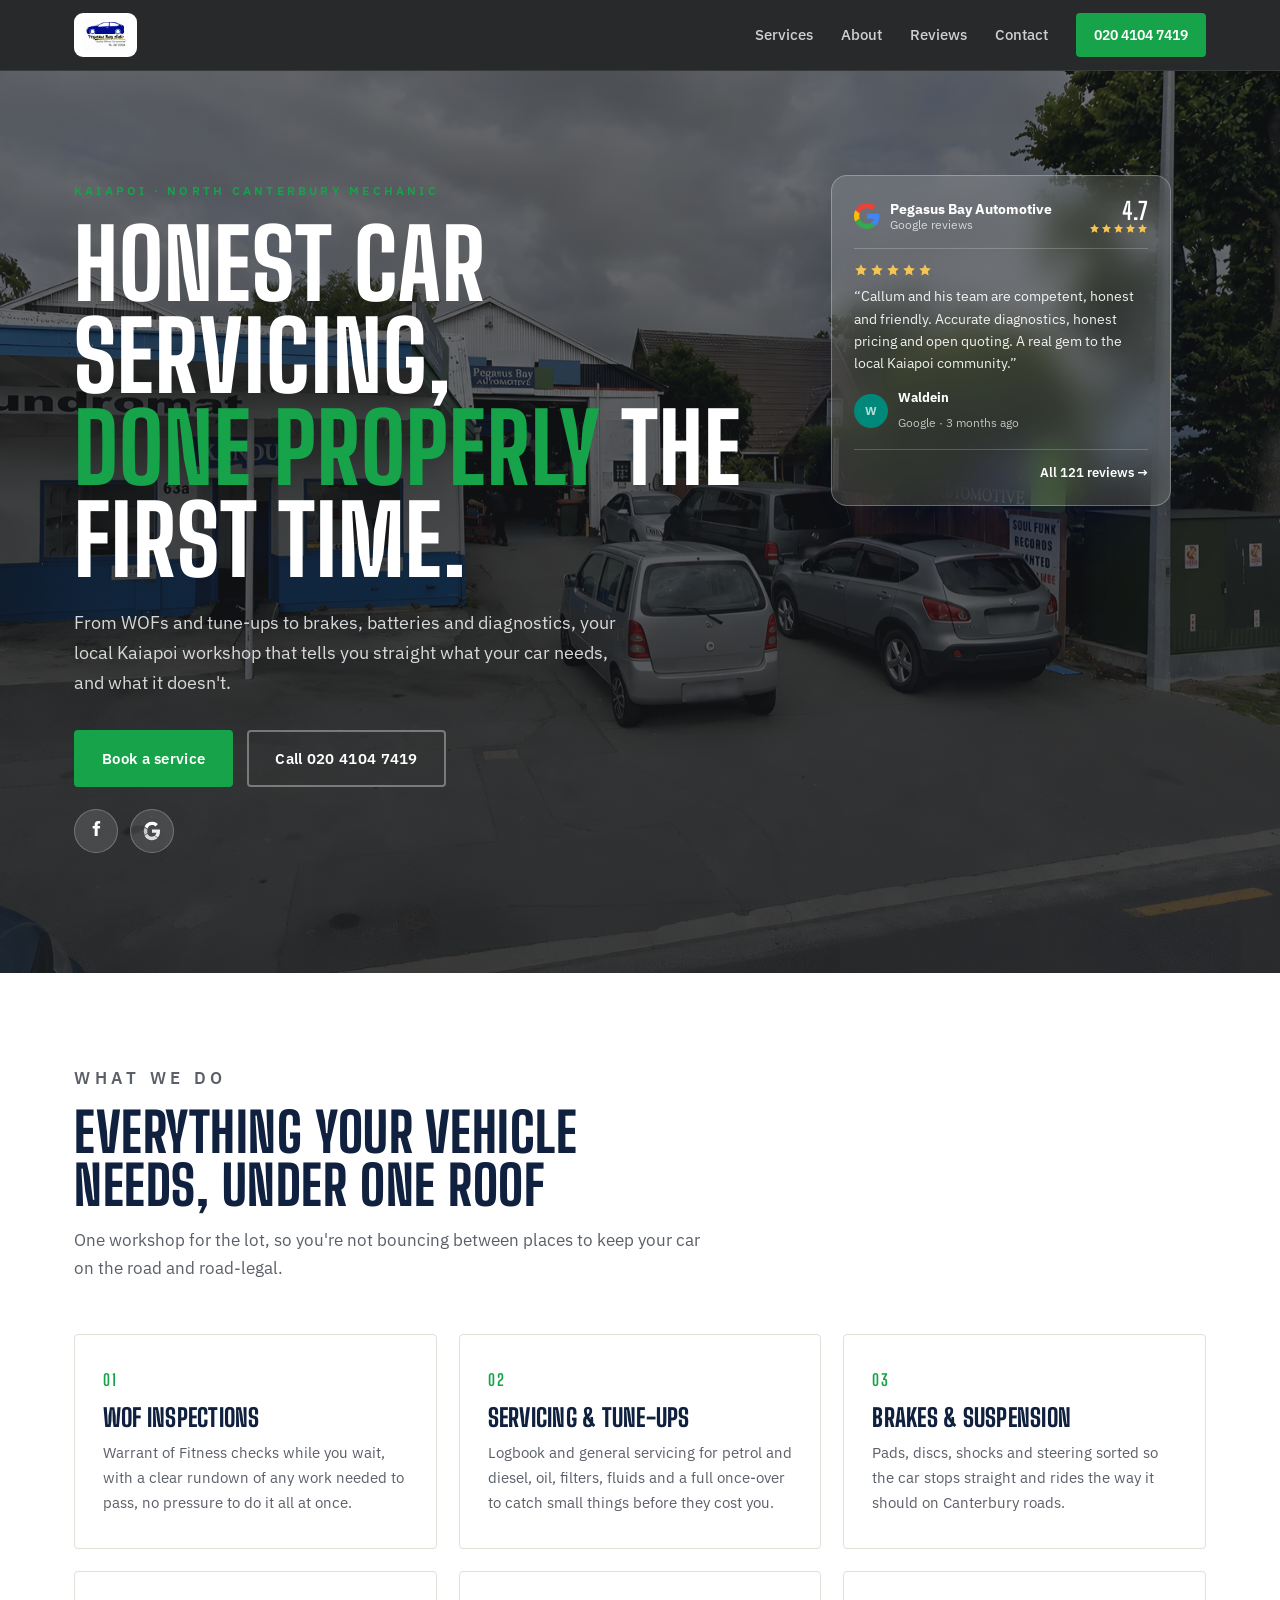
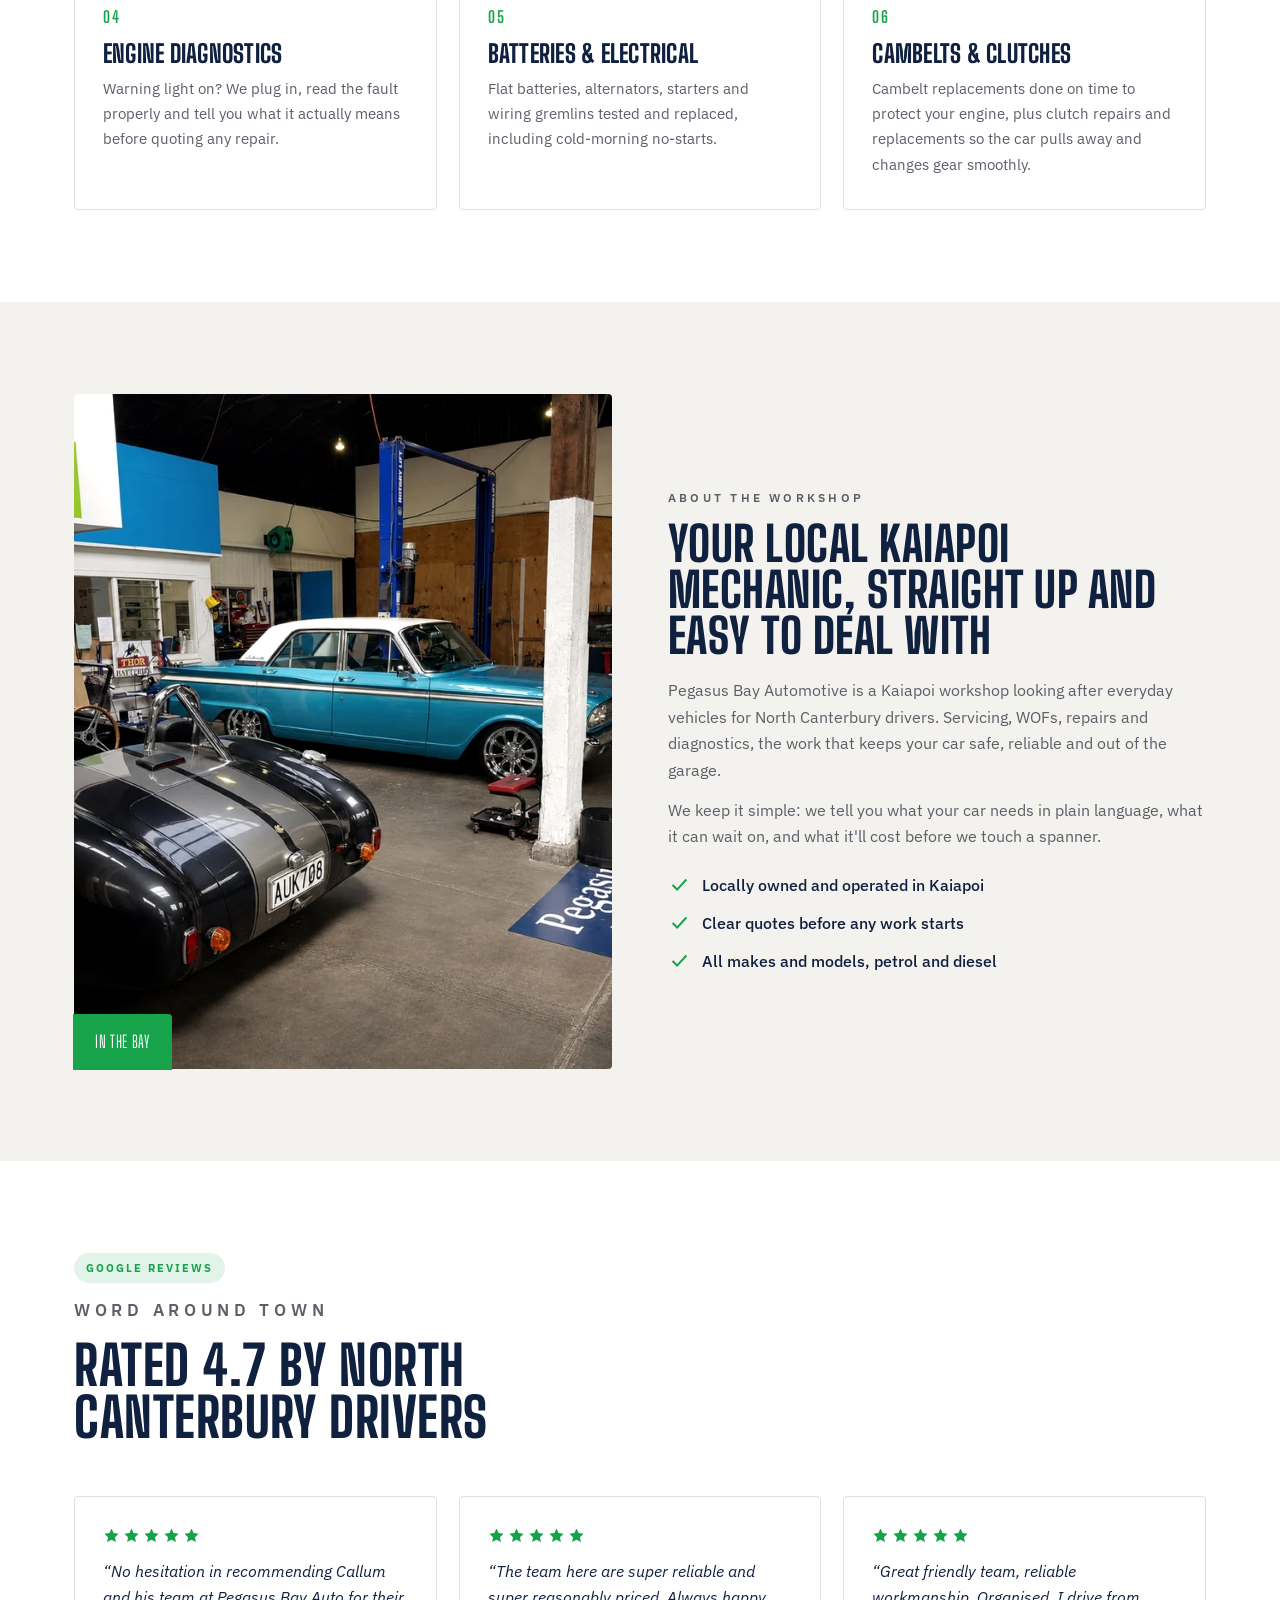
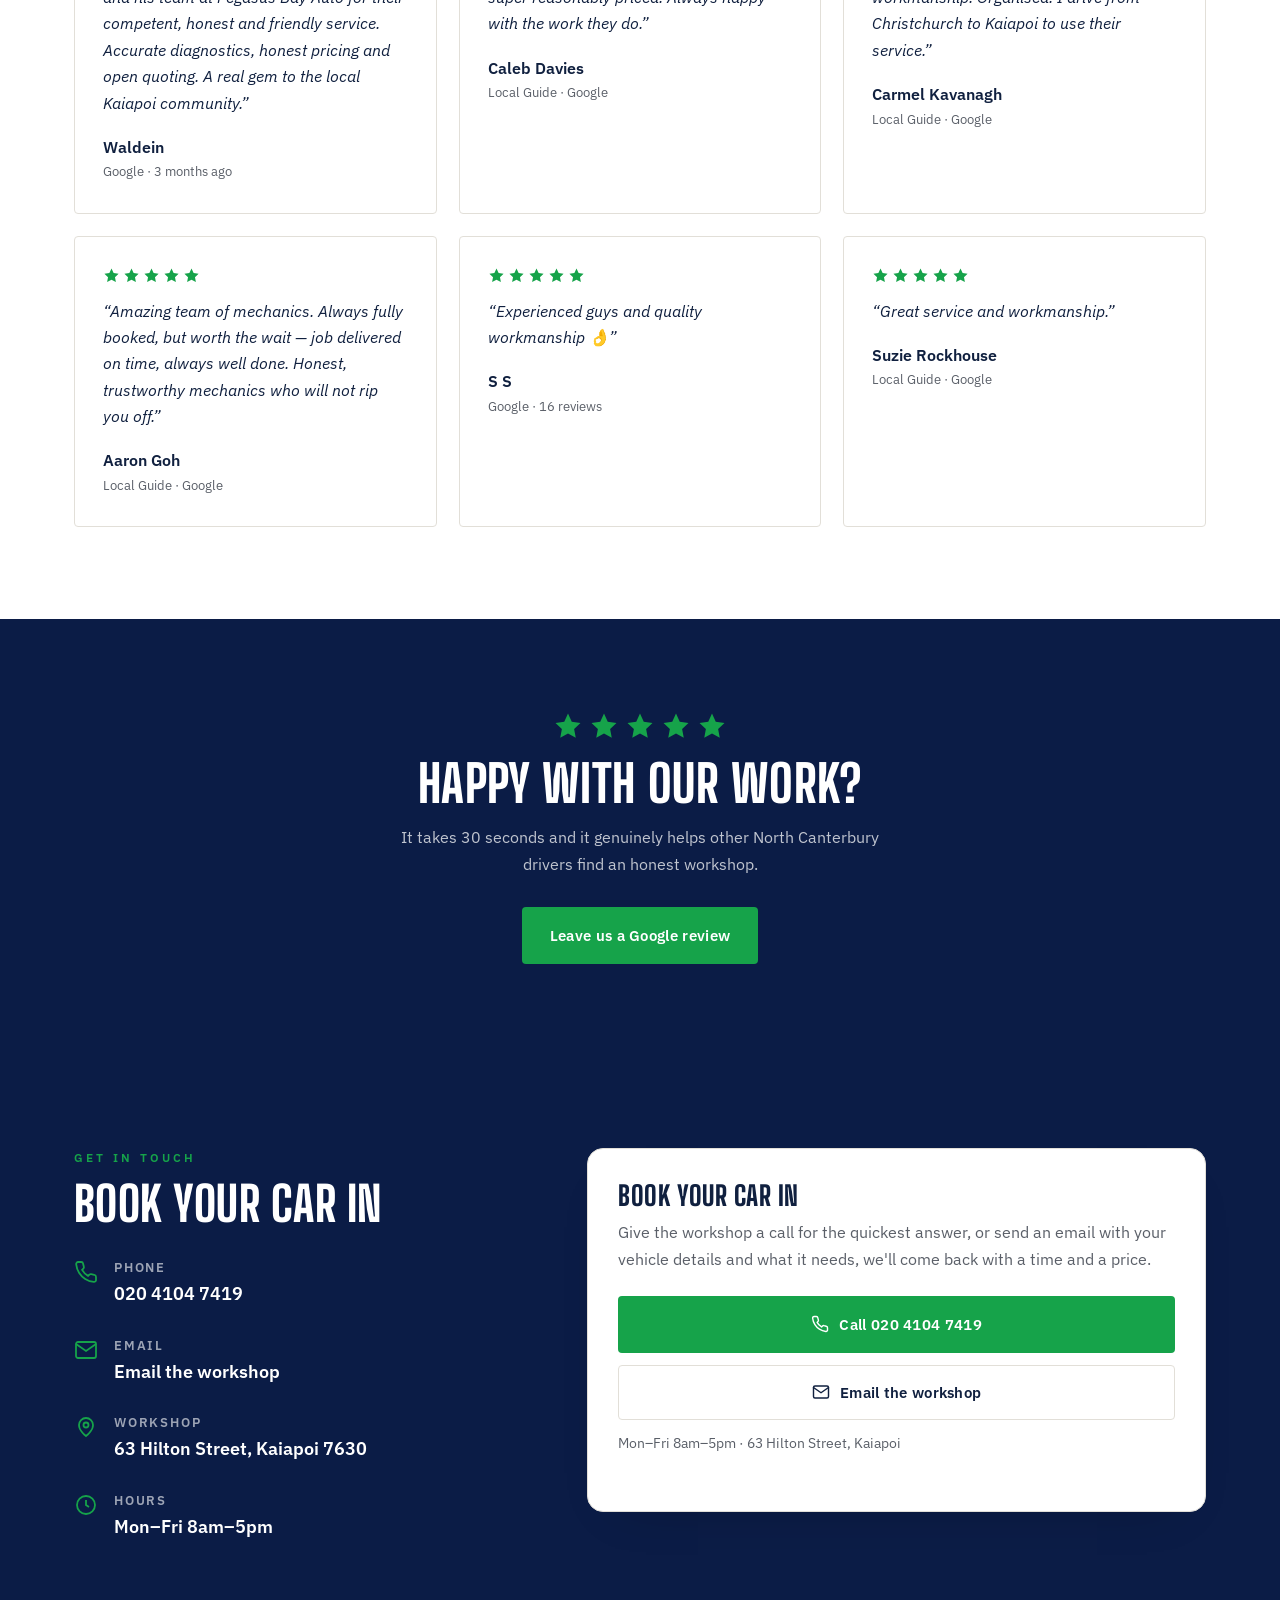
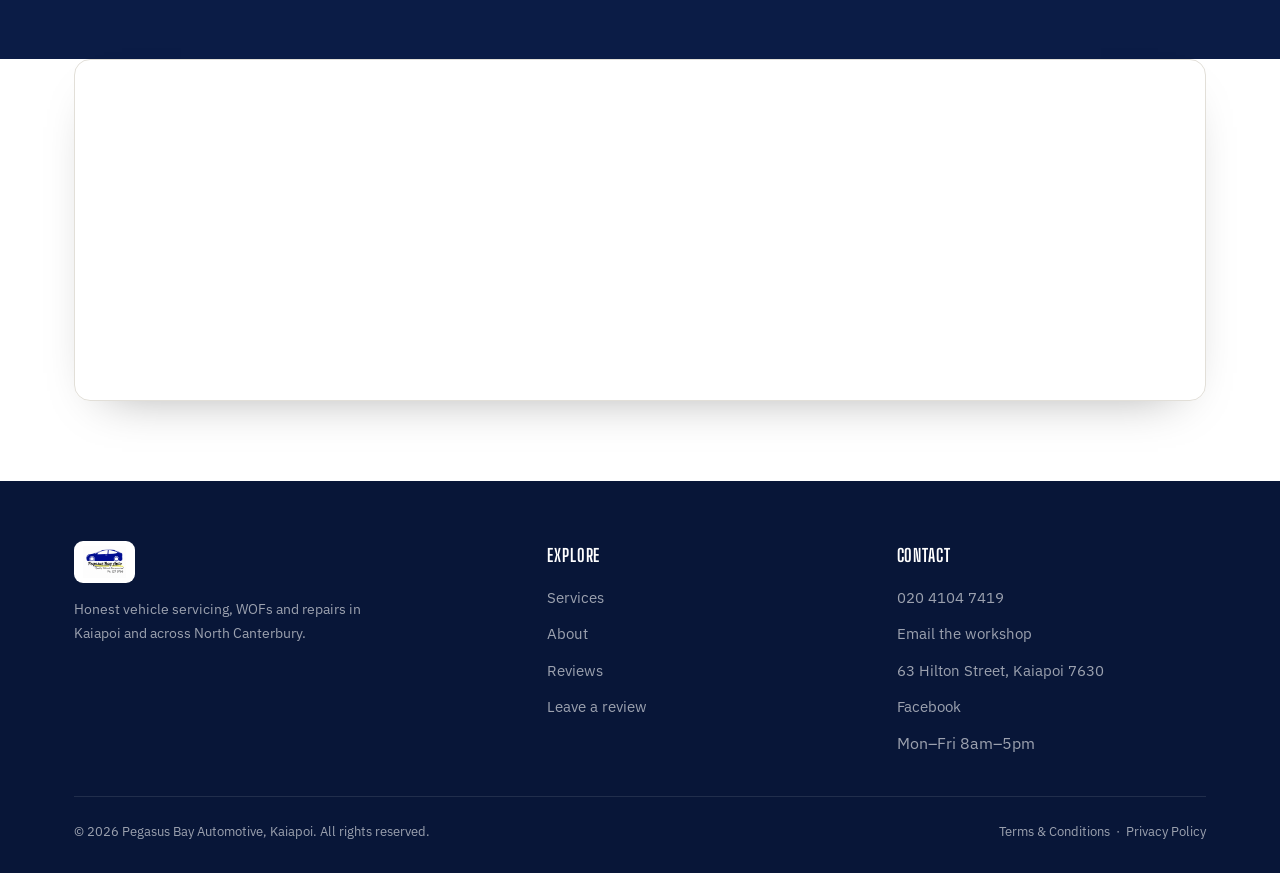
<file: index.html>
<!DOCTYPE html>
<html lang="en-NZ">
<head>
<meta charset="UTF-8" />
<meta name="viewport" content="width=device-width, initial-scale=1.0" />
<title>Pegasus Bay Automotive | Mechanic, Kaiapoi</title>
<meta name="description" content="Honest, no-surprises vehicle servicing, WOF inspections and repairs in Kaiapoi and across North Canterbury. Call Pegasus Bay Automotive, 4.7 stars from 120 local reviews." />
<link rel="icon" href="data:image/svg+xml,<svg xmlns='http://www.w3.org/2000/svg' viewBox='0 0 100 100'><rect width='100' height='100' rx='14' fill='%230b1c46'/><text x='50' y='72' font-size='62' font-family='Arial' font-weight='bold' fill='%2316a34a' text-anchor='middle'>P</text></svg>" />
<meta property="og:title" content="Pegasus Bay Automotive | Mechanic, Kaiapoi" />
<meta property="og:description" content="Honest vehicle servicing, WOFs and repairs in Kaiapoi and North Canterbury." />
<meta property="og:type" content="website" />
<meta property="og:image" content="https://pegasus-bay-automotive-demo.vercel.app/img/storefront.jpg" />
<link rel="preconnect" href="https://fonts.googleapis.com" />
<link rel="preconnect" href="https://fonts.gstatic.com" crossorigin />
<link href="https://fonts.googleapis.com/css2?family=Big+Shoulders+Display:wght@600;700;800&family=IBM+Plex+Sans:wght@400;500;600;700&display=swap" rel="stylesheet" />
<link rel="stylesheet" href="styles.css" />
</head>
<body>

<div id="intro"><div class="il"><img class="intro-logo" src="img/logo.png" alt="Pegasus Bay Auto"></div></div>

<!-- NAV -->
<nav class="nav">
  <div class="wrap">
    <a class="brand" href="index.html"><img class="brand-logo" src="img/logo.png" alt="Pegasus Bay Auto"></a>
    <div class="nav-links">
      <a class="link" href="#services">Services</a>
      <a class="link" href="#about">About</a>
      <a class="link" href="#reviews">Reviews</a>
      <a class="link" href="#contact">Contact</a>
      <a class="nav-cta" href="tel:+642041047419">020 4104 7419</a>
    </div>
    <button class="nav-toggle" aria-label="Menu"><svg viewBox="0 0 24 24" fill="none" stroke="currentColor" stroke-width="2" stroke-linecap="round" aria-hidden="true"><path d="M3 6h18M3 12h18M3 18h18"/></svg></button>
  </div>
</nav>

<!-- HERO -->
<header class="hero">
  <div class="hero-slides">
    <div class="hero-slide active" style="background-image:url('img/storefront-1920.webp')"></div>
    <div class="hero-slide" style="background-image:url('img/workshop-bays-1920.webp')"></div>
    <div class="hero-slide" style="background-image:url('img/engine-work-1920.webp')"></div>
  </div>
  <div class="wrap">
    <div class="hero-inner reveal">
      <p class="eyebrow">Kaiapoi &middot; North Canterbury Mechanic</p>
      <h1>Honest car servicing,<br /><span class="hl">done properly</span> the first time.</h1>
      <p class="lede">From WOFs and tune-ups to brakes, batteries and diagnostics, your local Kaiapoi workshop that tells you straight what your car needs, and what it doesn't.</p>
      <div class="hero-cta">
        <a class="btn btn-primary" href="#contact">Book a service</a>
        <a class="btn btn-ghost" href="tel:+642041047419">Call 020 4104 7419</a>
      </div>
      <div class="hero-social">
        <a href="https://www.facebook.com/pegasusbayauto/" target="_blank" rel="noopener" aria-label="Pegasus Bay Auto on Facebook"><svg viewBox="0 0 24 24" fill="currentColor"><path d="M14 9h2.5l.5-3H14V4.4c0-.9.3-1.5 1.7-1.5H17V.2C16.6.1 15.6 0 14.5 0 12 0 10.4 1.5 10.4 4.1V6H8v3h2.4v9H14V9z"/></svg></a>
        <a href="https://www.google.com/search?q=pegasus-bay-automotive&rlz=1C5CHFA_enNZ1045NZ1045#lrd=0x6d3191f336739bed:0xab48ce9cc677f8ab,3,,,,&topic=mid:ePS91KjoiDk" target="_blank" rel="noopener" aria-label="Pegasus Bay Auto on Google"><svg viewBox="0 0 24 24"><path fill="#fff" d="M12 4.9c1.6 0 3 .6 4.1 1.6l3-3A9.6 9.6 0 0 0 12 1 10 10 0 0 0 3.1 6.6l3.5 2.7A6 6 0 0 1 12 4.9z"/><path fill="#fff" d="M21.6 12.2c0-.7-.1-1.3-.2-2H12v3.9h5.4a4.6 4.6 0 0 1-2 3l3.4 2.6c2-1.8 2.8-4.5 2.8-7.5z" opacity=".9"/><path fill="#fff" d="M6.6 14.3a6 6 0 0 1 0-3.8L3.1 7.8a10 10 0 0 0 0 8.9l3.5-2.4z" opacity=".7"/><path fill="#fff" d="M12 23c2.7 0 5-1 6.6-2.6l-3.4-2.6c-.9.6-2 1-3.2 1a6 6 0 0 1-5.4-3.5l-3.5 2.4A10 10 0 0 0 12 23z" opacity=".8"/></svg></a>
      </div>
          <div class="hero-review">
        <div class="hgw-card" aria-label="Google reviews">
          <div class="hgw-head"><svg class="hgw-g" viewBox="0 0 48 48"><path fill="#EA4335" d="M24 9.5c3.54 0 6.71 1.22 9.21 3.6l6.85-6.85C35.9 2.38 30.47 0 24 0 14.62 0 6.51 5.38 2.56 13.22l7.98 6.19C12.43 13.72 17.74 9.5 24 9.5z"/><path fill="#4285F4" d="M46.98 24.55c0-1.57-.15-3.09-.38-4.55H24v9.02h12.94c-.58 2.96-2.26 5.48-4.78 7.18l7.73 6c4.51-4.18 7.09-10.36 7.09-17.65z"/><path fill="#FBBC05" d="M10.53 28.59c-.48-1.45-.76-2.99-.76-4.59s.27-3.14.76-4.59l-7.98-6.19C.92 16.46 0 20.12 0 24c0 3.88.92 7.54 2.56 10.78l7.97-6.19z"/><path fill="#34A853" d="M24 48c6.48 0 11.93-2.13 15.89-5.81l-7.73-6c-2.18 1.48-4.97 2.31-8.16 2.31-6.26 0-11.57-4.22-13.47-9.91l-7.98 6.19C6.51 42.62 14.62 48 24 48z"/></svg><div class="hgw-t">Pegasus Bay Automotive<span>Google reviews</span></div><div class="hgw-sc"><b>4.7</b><i><svg viewBox="0 0 24 24" fill="currentColor" aria-hidden="true"><path d="m12 2 3 6.6 7 .9-5.1 4.8 1.3 7L12 18l-6.2 3.3 1.3-7L2 9.5l7-.9z"/></svg><svg viewBox="0 0 24 24" fill="currentColor" aria-hidden="true"><path d="m12 2 3 6.6 7 .9-5.1 4.8 1.3 7L12 18l-6.2 3.3 1.3-7L2 9.5l7-.9z"/></svg><svg viewBox="0 0 24 24" fill="currentColor" aria-hidden="true"><path d="m12 2 3 6.6 7 .9-5.1 4.8 1.3 7L12 18l-6.2 3.3 1.3-7L2 9.5l7-.9z"/></svg><svg viewBox="0 0 24 24" fill="currentColor" aria-hidden="true"><path d="m12 2 3 6.6 7 .9-5.1 4.8 1.3 7L12 18l-6.2 3.3 1.3-7L2 9.5l7-.9z"/></svg><svg viewBox="0 0 24 24" fill="currentColor" aria-hidden="true"><path d="m12 2 3 6.6 7 .9-5.1 4.8 1.3 7L12 18l-6.2 3.3 1.3-7L2 9.5l7-.9z"/></svg></i></div></div>
          <div class="hgw-slides" id="gwSlides"><div class="hgw-slide active"><div class="hgw-st"><svg viewBox="0 0 24 24" fill="currentColor" aria-hidden="true"><path d="m12 2 3 6.6 7 .9-5.1 4.8 1.3 7L12 18l-6.2 3.3 1.3-7L2 9.5l7-.9z"/></svg><svg viewBox="0 0 24 24" fill="currentColor" aria-hidden="true"><path d="m12 2 3 6.6 7 .9-5.1 4.8 1.3 7L12 18l-6.2 3.3 1.3-7L2 9.5l7-.9z"/></svg><svg viewBox="0 0 24 24" fill="currentColor" aria-hidden="true"><path d="m12 2 3 6.6 7 .9-5.1 4.8 1.3 7L12 18l-6.2 3.3 1.3-7L2 9.5l7-.9z"/></svg><svg viewBox="0 0 24 24" fill="currentColor" aria-hidden="true"><path d="m12 2 3 6.6 7 .9-5.1 4.8 1.3 7L12 18l-6.2 3.3 1.3-7L2 9.5l7-.9z"/></svg><svg viewBox="0 0 24 24" fill="currentColor" aria-hidden="true"><path d="m12 2 3 6.6 7 .9-5.1 4.8 1.3 7L12 18l-6.2 3.3 1.3-7L2 9.5l7-.9z"/></svg></div><p class="hgw-q">“Callum and his team are competent, honest and friendly. Accurate diagnostics, honest pricing and open quoting. A real gem to the local Kaiapoi community.”</p><div class="hgw-au"><span class="hgw-av" style="background:#00897b">W</span><div><b>Waldein</b><span>Google · 3 months ago</span></div></div></div><div class="hgw-slide"><div class="hgw-st"><svg viewBox="0 0 24 24" fill="currentColor" aria-hidden="true"><path d="m12 2 3 6.6 7 .9-5.1 4.8 1.3 7L12 18l-6.2 3.3 1.3-7L2 9.5l7-.9z"/></svg><svg viewBox="0 0 24 24" fill="currentColor" aria-hidden="true"><path d="m12 2 3 6.6 7 .9-5.1 4.8 1.3 7L12 18l-6.2 3.3 1.3-7L2 9.5l7-.9z"/></svg><svg viewBox="0 0 24 24" fill="currentColor" aria-hidden="true"><path d="m12 2 3 6.6 7 .9-5.1 4.8 1.3 7L12 18l-6.2 3.3 1.3-7L2 9.5l7-.9z"/></svg><svg viewBox="0 0 24 24" fill="currentColor" aria-hidden="true"><path d="m12 2 3 6.6 7 .9-5.1 4.8 1.3 7L12 18l-6.2 3.3 1.3-7L2 9.5l7-.9z"/></svg><svg viewBox="0 0 24 24" fill="currentColor" aria-hidden="true"><path d="m12 2 3 6.6 7 .9-5.1 4.8 1.3 7L12 18l-6.2 3.3 1.3-7L2 9.5l7-.9z"/></svg></div><p class="hgw-q">“The team here are super reliable and super reasonably priced. Always happy with the work they do.”</p><div class="hgw-au"><span class="hgw-av" style="background:#3949ab">C</span><div><b>Caleb Davies</b><span>Local Guide · Google</span></div></div></div><div class="hgw-slide"><div class="hgw-st"><svg viewBox="0 0 24 24" fill="currentColor" aria-hidden="true"><path d="m12 2 3 6.6 7 .9-5.1 4.8 1.3 7L12 18l-6.2 3.3 1.3-7L2 9.5l7-.9z"/></svg><svg viewBox="0 0 24 24" fill="currentColor" aria-hidden="true"><path d="m12 2 3 6.6 7 .9-5.1 4.8 1.3 7L12 18l-6.2 3.3 1.3-7L2 9.5l7-.9z"/></svg><svg viewBox="0 0 24 24" fill="currentColor" aria-hidden="true"><path d="m12 2 3 6.6 7 .9-5.1 4.8 1.3 7L12 18l-6.2 3.3 1.3-7L2 9.5l7-.9z"/></svg><svg viewBox="0 0 24 24" fill="currentColor" aria-hidden="true"><path d="m12 2 3 6.6 7 .9-5.1 4.8 1.3 7L12 18l-6.2 3.3 1.3-7L2 9.5l7-.9z"/></svg><svg viewBox="0 0 24 24" fill="currentColor" aria-hidden="true"><path d="m12 2 3 6.6 7 .9-5.1 4.8 1.3 7L12 18l-6.2 3.3 1.3-7L2 9.5l7-.9z"/></svg></div><p class="hgw-q">“Great friendly team, reliable workmanship. I drive from Christchurch to Kaiapoi to use their service.”</p><div class="hgw-au"><span class="hgw-av" style="background:#8e24aa">C</span><div><b>Carmel Kavanagh</b><span>Local Guide · Google</span></div></div></div><div class="hgw-slide"><div class="hgw-st"><svg viewBox="0 0 24 24" fill="currentColor" aria-hidden="true"><path d="m12 2 3 6.6 7 .9-5.1 4.8 1.3 7L12 18l-6.2 3.3 1.3-7L2 9.5l7-.9z"/></svg><svg viewBox="0 0 24 24" fill="currentColor" aria-hidden="true"><path d="m12 2 3 6.6 7 .9-5.1 4.8 1.3 7L12 18l-6.2 3.3 1.3-7L2 9.5l7-.9z"/></svg><svg viewBox="0 0 24 24" fill="currentColor" aria-hidden="true"><path d="m12 2 3 6.6 7 .9-5.1 4.8 1.3 7L12 18l-6.2 3.3 1.3-7L2 9.5l7-.9z"/></svg><svg viewBox="0 0 24 24" fill="currentColor" aria-hidden="true"><path d="m12 2 3 6.6 7 .9-5.1 4.8 1.3 7L12 18l-6.2 3.3 1.3-7L2 9.5l7-.9z"/></svg><svg viewBox="0 0 24 24" fill="currentColor" aria-hidden="true"><path d="m12 2 3 6.6 7 .9-5.1 4.8 1.3 7L12 18l-6.2 3.3 1.3-7L2 9.5l7-.9z"/></svg></div><p class="hgw-q">“Amazing team of mechanics. Job delivered on time, always well done. Honest, trustworthy mechanics who will not rip you off.”</p><div class="hgw-au"><span class="hgw-av" style="background:#43a047">A</span><div><b>Aaron Goh</b><span>Local Guide · Google</span></div></div></div></div>
          <div class="hgw-foot"><div class="hgw-dots" id="gwDots" aria-hidden="true"></div><a class="hgw-more" href="https://www.google.com/search?q=pegasus-bay-automotive&rlz=1C5CHFA_enNZ1045NZ1045#lrd=0x6d3191f336739bed:0xab48ce9cc677f8ab,3,,,,&topic=mid:ePS91KjoiDk" target="_blank" rel="noopener">All 121 reviews →</a></div>
        </div>
      </div>
</div>
  </div>
</header>

<!-- TRUST STRIP -->
<!-- SERVICES -->
<section id="services">
  <div class="wrap">
    <div class="sec-head reveal">
      <p class="eyebrow">What we do</p>
      <h2>Everything your vehicle needs, under one roof</h2>
      <p>One workshop for the lot, so you're not bouncing between places to keep your car on the road and road-legal.</p>
    </div>
    <div class="cards">
      <div class="card reveal"><div class="num">01</div><h3>WOF Inspections</h3><p>Warrant of Fitness checks while you wait, with a clear rundown of any work needed to pass, no pressure to do it all at once.</p></div>
      <div class="card reveal"><div class="num">02</div><h3>Servicing &amp; Tune-ups</h3><p>Logbook and general servicing for petrol and diesel, oil, filters, fluids and a full once-over to catch small things before they cost you.</p></div>
      <div class="card reveal"><div class="num">03</div><h3>Brakes &amp; Suspension</h3><p>Pads, discs, shocks and steering sorted so the car stops straight and rides the way it should on Canterbury roads.</p></div>
      <div class="card reveal"><div class="num">04</div><h3>Engine Diagnostics</h3><p>Warning light on? We plug in, read the fault properly and tell you what it actually means before quoting any repair.</p></div>
      <div class="card reveal"><div class="num">05</div><h3>Batteries &amp; Electrical</h3><p>Flat batteries, alternators, starters and wiring gremlins tested and replaced, including cold-morning no-starts.</p></div>
      <div class="card reveal"><div class="num">06</div><h3>Cambelts &amp; Clutches</h3><p>Cambelt replacements done on time to protect your engine, plus clutch repairs and replacements so the car pulls away and changes gear smoothly.</p></div>
    </div>
  </div>
</section>

<!-- ABOUT -->
<section id="about" class="section-bone">
  <div class="wrap">
    <div class="split">
      <div class="about-img reveal">
        <img src="img/classic-cars-1080.webp" srcset="img/classic-cars-1080.webp 1080w, img/classic-cars-1920.webp 1920w" sizes="(max-width: 900px) 100vw, 50vw" alt="Cars in for service at the Pegasus Bay Auto workshop in Kaiapoi" loading="lazy" width="900" height="675" />
        <span class="tag">In the bay</span>
      </div>
      <div class="about-copy reveal">
        <p class="eyebrow">About the workshop</p>
        <h2 style="font-size:clamp(2rem,4.5vw,3rem);margin:14px 0 18px">Your local Kaiapoi mechanic, straight up and easy to deal with</h2>
        <p>Pegasus Bay Automotive is a Kaiapoi workshop looking after everyday vehicles for North Canterbury drivers. Servicing, WOFs, repairs and diagnostics, the work that keeps your car safe, reliable and out of the garage.</p>
        <p>We keep it simple: we tell you what your car needs in plain language, what it can wait on, and what it'll cost before we touch a spanner.</p>
        <ul class="checklist">
          <li><svg class="tick" width="22" height="22" fill="none" stroke="currentColor" stroke-width="2.2" viewBox="0 0 24 24"><path d="m5 12 5 5L20 6"/></svg> Locally owned and operated in Kaiapoi</li>
          <li><svg class="tick" width="22" height="22" fill="none" stroke="currentColor" stroke-width="2.2" viewBox="0 0 24 24"><path d="m5 12 5 5L20 6"/></svg> Clear quotes before any work starts</li>
          <li><svg class="tick" width="22" height="22" fill="none" stroke="currentColor" stroke-width="2.2" viewBox="0 0 24 24"><path d="m5 12 5 5L20 6"/></svg> All makes and models, petrol and diesel</li>
        </ul>
      </div>
    </div>
  </div>
</section>

<!-- REVIEWS -->
<section id="reviews">
  <div class="wrap">
    <div class="sec-head reveal">
      <span class="badge">Google reviews</span>
      <p class="eyebrow">Word around town</p>
      <h2>Rated 4.7 by North Canterbury drivers</h2>
    </div>
    <div class="reviews" style="margin-top:28px">
      <div class="review reveal"><div class="stars"><svg viewBox="0 0 24 24" fill="currentColor" aria-hidden="true"><path d="m12 2 3 6.6 7 .9-5.1 4.8 1.3 7L12 18l-6.2 3.3 1.3-7L2 9.5l7-.9z"/></svg><svg viewBox="0 0 24 24" fill="currentColor" aria-hidden="true"><path d="m12 2 3 6.6 7 .9-5.1 4.8 1.3 7L12 18l-6.2 3.3 1.3-7L2 9.5l7-.9z"/></svg><svg viewBox="0 0 24 24" fill="currentColor" aria-hidden="true"><path d="m12 2 3 6.6 7 .9-5.1 4.8 1.3 7L12 18l-6.2 3.3 1.3-7L2 9.5l7-.9z"/></svg><svg viewBox="0 0 24 24" fill="currentColor" aria-hidden="true"><path d="m12 2 3 6.6 7 .9-5.1 4.8 1.3 7L12 18l-6.2 3.3 1.3-7L2 9.5l7-.9z"/></svg><svg viewBox="0 0 24 24" fill="currentColor" aria-hidden="true"><path d="m12 2 3 6.6 7 .9-5.1 4.8 1.3 7L12 18l-6.2 3.3 1.3-7L2 9.5l7-.9z"/></svg></div><p>“No hesitation in recommending Callum and his team at Pegasus Bay Auto for their competent, honest and friendly service. Accurate diagnostics, honest pricing and open quoting. A real gem to the local Kaiapoi community.”</p><div class="who">Waldein<span>Google · 3 months ago</span></div></div>
      <div class="review reveal"><div class="stars"><svg viewBox="0 0 24 24" fill="currentColor" aria-hidden="true"><path d="m12 2 3 6.6 7 .9-5.1 4.8 1.3 7L12 18l-6.2 3.3 1.3-7L2 9.5l7-.9z"/></svg><svg viewBox="0 0 24 24" fill="currentColor" aria-hidden="true"><path d="m12 2 3 6.6 7 .9-5.1 4.8 1.3 7L12 18l-6.2 3.3 1.3-7L2 9.5l7-.9z"/></svg><svg viewBox="0 0 24 24" fill="currentColor" aria-hidden="true"><path d="m12 2 3 6.6 7 .9-5.1 4.8 1.3 7L12 18l-6.2 3.3 1.3-7L2 9.5l7-.9z"/></svg><svg viewBox="0 0 24 24" fill="currentColor" aria-hidden="true"><path d="m12 2 3 6.6 7 .9-5.1 4.8 1.3 7L12 18l-6.2 3.3 1.3-7L2 9.5l7-.9z"/></svg><svg viewBox="0 0 24 24" fill="currentColor" aria-hidden="true"><path d="m12 2 3 6.6 7 .9-5.1 4.8 1.3 7L12 18l-6.2 3.3 1.3-7L2 9.5l7-.9z"/></svg></div><p>“The team here are super reliable and super reasonably priced. Always happy with the work they do.”</p><div class="who">Caleb Davies<span>Local Guide · Google</span></div></div>
      <div class="review reveal"><div class="stars"><svg viewBox="0 0 24 24" fill="currentColor" aria-hidden="true"><path d="m12 2 3 6.6 7 .9-5.1 4.8 1.3 7L12 18l-6.2 3.3 1.3-7L2 9.5l7-.9z"/></svg><svg viewBox="0 0 24 24" fill="currentColor" aria-hidden="true"><path d="m12 2 3 6.6 7 .9-5.1 4.8 1.3 7L12 18l-6.2 3.3 1.3-7L2 9.5l7-.9z"/></svg><svg viewBox="0 0 24 24" fill="currentColor" aria-hidden="true"><path d="m12 2 3 6.6 7 .9-5.1 4.8 1.3 7L12 18l-6.2 3.3 1.3-7L2 9.5l7-.9z"/></svg><svg viewBox="0 0 24 24" fill="currentColor" aria-hidden="true"><path d="m12 2 3 6.6 7 .9-5.1 4.8 1.3 7L12 18l-6.2 3.3 1.3-7L2 9.5l7-.9z"/></svg><svg viewBox="0 0 24 24" fill="currentColor" aria-hidden="true"><path d="m12 2 3 6.6 7 .9-5.1 4.8 1.3 7L12 18l-6.2 3.3 1.3-7L2 9.5l7-.9z"/></svg></div><p>“Great friendly team, reliable workmanship. Organised. I drive from Christchurch to Kaiapoi to use their service.”</p><div class="who">Carmel Kavanagh<span>Local Guide · Google</span></div></div>
      <div class="review reveal"><div class="stars"><svg viewBox="0 0 24 24" fill="currentColor" aria-hidden="true"><path d="m12 2 3 6.6 7 .9-5.1 4.8 1.3 7L12 18l-6.2 3.3 1.3-7L2 9.5l7-.9z"/></svg><svg viewBox="0 0 24 24" fill="currentColor" aria-hidden="true"><path d="m12 2 3 6.6 7 .9-5.1 4.8 1.3 7L12 18l-6.2 3.3 1.3-7L2 9.5l7-.9z"/></svg><svg viewBox="0 0 24 24" fill="currentColor" aria-hidden="true"><path d="m12 2 3 6.6 7 .9-5.1 4.8 1.3 7L12 18l-6.2 3.3 1.3-7L2 9.5l7-.9z"/></svg><svg viewBox="0 0 24 24" fill="currentColor" aria-hidden="true"><path d="m12 2 3 6.6 7 .9-5.1 4.8 1.3 7L12 18l-6.2 3.3 1.3-7L2 9.5l7-.9z"/></svg><svg viewBox="0 0 24 24" fill="currentColor" aria-hidden="true"><path d="m12 2 3 6.6 7 .9-5.1 4.8 1.3 7L12 18l-6.2 3.3 1.3-7L2 9.5l7-.9z"/></svg></div><p>“Amazing team of mechanics. Always fully booked, but worth the wait — job delivered on time, always well done. Honest, trustworthy mechanics who will not rip you off.”</p><div class="who">Aaron Goh<span>Local Guide · Google</span></div></div>
      <div class="review reveal"><div class="stars"><svg viewBox="0 0 24 24" fill="currentColor" aria-hidden="true"><path d="m12 2 3 6.6 7 .9-5.1 4.8 1.3 7L12 18l-6.2 3.3 1.3-7L2 9.5l7-.9z"/></svg><svg viewBox="0 0 24 24" fill="currentColor" aria-hidden="true"><path d="m12 2 3 6.6 7 .9-5.1 4.8 1.3 7L12 18l-6.2 3.3 1.3-7L2 9.5l7-.9z"/></svg><svg viewBox="0 0 24 24" fill="currentColor" aria-hidden="true"><path d="m12 2 3 6.6 7 .9-5.1 4.8 1.3 7L12 18l-6.2 3.3 1.3-7L2 9.5l7-.9z"/></svg><svg viewBox="0 0 24 24" fill="currentColor" aria-hidden="true"><path d="m12 2 3 6.6 7 .9-5.1 4.8 1.3 7L12 18l-6.2 3.3 1.3-7L2 9.5l7-.9z"/></svg><svg viewBox="0 0 24 24" fill="currentColor" aria-hidden="true"><path d="m12 2 3 6.6 7 .9-5.1 4.8 1.3 7L12 18l-6.2 3.3 1.3-7L2 9.5l7-.9z"/></svg></div><p>“Experienced guys and quality workmanship 👌”</p><div class="who">S S<span>Google · 16 reviews</span></div></div>
      <div class="review reveal"><div class="stars"><svg viewBox="0 0 24 24" fill="currentColor" aria-hidden="true"><path d="m12 2 3 6.6 7 .9-5.1 4.8 1.3 7L12 18l-6.2 3.3 1.3-7L2 9.5l7-.9z"/></svg><svg viewBox="0 0 24 24" fill="currentColor" aria-hidden="true"><path d="m12 2 3 6.6 7 .9-5.1 4.8 1.3 7L12 18l-6.2 3.3 1.3-7L2 9.5l7-.9z"/></svg><svg viewBox="0 0 24 24" fill="currentColor" aria-hidden="true"><path d="m12 2 3 6.6 7 .9-5.1 4.8 1.3 7L12 18l-6.2 3.3 1.3-7L2 9.5l7-.9z"/></svg><svg viewBox="0 0 24 24" fill="currentColor" aria-hidden="true"><path d="m12 2 3 6.6 7 .9-5.1 4.8 1.3 7L12 18l-6.2 3.3 1.3-7L2 9.5l7-.9z"/></svg><svg viewBox="0 0 24 24" fill="currentColor" aria-hidden="true"><path d="m12 2 3 6.6 7 .9-5.1 4.8 1.3 7L12 18l-6.2 3.3 1.3-7L2 9.5l7-.9z"/></svg></div><p>“Great service and workmanship.”</p><div class="who">Suzie Rockhouse<span>Local Guide · Google</span></div></div>
    </div>
  </div>
</section>

<!-- REVIEW FUNNEL BANNER -->
<section class="funnel">
  <div class="wrap reveal">
    <div class="bigstars"><svg viewBox="0 0 24 24" fill="currentColor" aria-hidden="true"><path d="m12 2 3 6.6 7 .9-5.1 4.8 1.3 7L12 18l-6.2 3.3 1.3-7L2 9.5l7-.9z"/></svg><svg viewBox="0 0 24 24" fill="currentColor" aria-hidden="true"><path d="m12 2 3 6.6 7 .9-5.1 4.8 1.3 7L12 18l-6.2 3.3 1.3-7L2 9.5l7-.9z"/></svg><svg viewBox="0 0 24 24" fill="currentColor" aria-hidden="true"><path d="m12 2 3 6.6 7 .9-5.1 4.8 1.3 7L12 18l-6.2 3.3 1.3-7L2 9.5l7-.9z"/></svg><svg viewBox="0 0 24 24" fill="currentColor" aria-hidden="true"><path d="m12 2 3 6.6 7 .9-5.1 4.8 1.3 7L12 18l-6.2 3.3 1.3-7L2 9.5l7-.9z"/></svg><svg viewBox="0 0 24 24" fill="currentColor" aria-hidden="true"><path d="m12 2 3 6.6 7 .9-5.1 4.8 1.3 7L12 18l-6.2 3.3 1.3-7L2 9.5l7-.9z"/></svg></div>
    <h2>Happy with our work?</h2>
    <p>It takes 30 seconds and it genuinely helps other North Canterbury drivers find an honest workshop.</p>
    <a class="btn btn-primary" href="https://www.google.com/search?q=pegasus-bay-automotive&rlz=1C5CHFA_enNZ1045NZ1045#lrd=0x6d3191f336739bed:0xab48ce9cc677f8ab,3,,,,&topic=mid:ePS91KjoiDk" target="_blank" rel="noopener">Leave us a Google review</a>
  </div>
</section>

<!-- CONTACT -->
<section id="contact" class="section-dark">
  <div class="wrap">
    <div class="contact-grid">
      <div class="contact-info reveal">
        <p class="eyebrow">Get in touch</p>
        <h2 style="font-size:clamp(2rem,4.5vw,3rem);margin:14px 0 30px">Book your car in</h2>
        <div class="row">
          <svg class="ic" width="24" height="24" fill="none" stroke="currentColor" stroke-width="1.8" viewBox="0 0 24 24"><path d="M22 16.9v3a2 2 0 0 1-2.2 2 19.8 19.8 0 0 1-8.6-3 19.5 19.5 0 0 1-6-6 19.8 19.8 0 0 1-3-8.6A2 2 0 0 1 4.1 2h3a2 2 0 0 1 2 1.7c.1 1 .4 1.9.7 2.8a2 2 0 0 1-.5 2.1L8.1 9.9a16 16 0 0 0 6 6l1.3-1.3a2 2 0 0 1 2.1-.4c.9.3 1.8.6 2.8.7a2 2 0 0 1 1.7 2z"/></svg>
          <div><h4>PHONE</h4><a href="tel:+642041047419">020 4104 7419</a></div>
        </div>
        <div class="row">
          <svg class="ic" width="24" height="24" fill="none" stroke="currentColor" stroke-width="1.8" viewBox="0 0 24 24"><rect x="2" y="4" width="20" height="16" rx="2"/><path d="m2 6 10 7L22 6"/></svg>
          <div><h4>EMAIL</h4><a href="#" data-gmail data-user="callum.gibo" data-domain="icloud.com" data-su="Booking%20enquiry%20%C2%B7%20Pegasus%20Bay%20Automotive" data-body="Hi%20Callum%2C%0A%0AI%27d%20like%20to%20book%20my%20vehicle%20in.%0A%0AVehicle%3A%0AWhat%20it%20needs%3A%0APreferred%20day%3A%0A%0AThanks%2C">Email the workshop</a></div>
        </div>
        <div class="row">
          <svg class="ic" width="24" height="24" fill="none" stroke="currentColor" stroke-width="1.8" viewBox="0 0 24 24"><path d="M12 21s-7-5.3-7-11a7 7 0 0 1 14 0c0 5.7-7 11-7 11z"/><circle cx="12" cy="10" r="2.5"/></svg>
          <div><h4>WORKSHOP</h4><a href="https://www.google.com/maps/search/?api=1&query=Pegasus+Bay+Automotive+63+Hilton+Street+Kaiapoi" target="_blank" rel="noopener">63 Hilton Street, Kaiapoi 7630</a></div>
        </div>
        <div class="row">
          <svg class="ic" width="24" height="24" fill="none" stroke="currentColor" stroke-width="1.8" viewBox="0 0 24 24"><circle cx="12" cy="12" r="9"/><path d="M12 7v5l3 2"/></svg>
          <div><h4>HOURS</h4><p class="val">Mon–Fri 8am–5pm</p></div>
        </div>
      </div>
      <div class="reveal">
        <div class="contact-cta">
          <h3>Book your car in</h3>
          <p>Give the workshop a call for the quickest answer, or send an email with your vehicle details and what it needs, we'll come back with a time and a price.</p>
          <a class="btn btn-primary contact-btn" href="tel:+642041047419">
            <svg width="18" height="18" viewBox="0 0 24 24" fill="none" stroke="currentColor" stroke-width="1.9" stroke-linecap="round" stroke-linejoin="round"><path d="M22 16.9v3a2 2 0 0 1-2.2 2 19.8 19.8 0 0 1-8.6-3 19.5 19.5 0 0 1-6-6 19.8 19.8 0 0 1-3-8.6A2 2 0 0 1 4.1 2h3a2 2 0 0 1 2 1.7c.1 1 .4 1.9.7 2.8a2 2 0 0 1-.5 2.1L8.1 9.9a16 16 0 0 0 6 6l1.3-1.3a2 2 0 0 1 2.1-.4c.9.3 1.8.6 2.8.7a2 2 0 0 1 1.7 2z"/></svg>
            Call 020 4104 7419
          </a>
          <a class="btn btn-ghost contact-btn" href="#" data-gmail data-user="callum.gibo" data-domain="icloud.com" data-su="Booking%20enquiry%20%E2%80%94%20Pegasus%20Bay%20Automotive" data-body="Hi%20Callum%2C%0A%0AI%27d%20like%20to%20book%20my%20car%20in%3A%0A%0AVehicle%20(make%2Fmodel%2Fyear)%3A%20%0AWhat%20it%20needs%3A%20%0A%0AName%3A%20%0APhone%3A%20">
            <svg width="18" height="18" viewBox="0 0 24 24" fill="none" stroke="currentColor" stroke-width="1.9" stroke-linecap="round" stroke-linejoin="round"><rect x="2" y="4" width="20" height="16" rx="2"/><path d="m2 6 10 7L22 6"/></svg>
            Email the workshop
          </a>
          <p class="contact-note">Mon–Fri 8am–5pm · 63 Hilton Street, Kaiapoi</p>
        </div>
      </div>
    </div>
  </div>
</section>


<div class="wrap" style="padding-bottom:80px">
  <div class="reveal" style="border-radius:16px;overflow:hidden;border:1px solid var(--line);box-shadow:0 20px 50px -30px rgba(0,0,0,.4);line-height:0">
    <iframe title="Pegasus Bay Automotive, 63 Hilton Street, Kaiapoi" src="https://maps.google.com/maps?q=Pegasus%20Bay%20Automotive%2063%20Hilton%20Street%20Kaiapoi%207630&z=15&output=embed" loading="lazy" referrerpolicy="no-referrer-when-downgrade" style="width:100%;height:340px;border:0;display:block"></iframe>
  </div>
</div>

<!-- FOOTER -->
<footer class="footer">
  <div class="wrap">
    <div class="footer-top">
      <div>
        <a class="brand" href="index.html"><img class="brand-logo" src="img/logo.png" alt="Pegasus Bay Auto"></a>
        <p>Honest vehicle servicing, WOFs and repairs in Kaiapoi and across North Canterbury.</p>
      </div>
      <div>
        <h5>Explore</h5>
        <ul>
          <li><a href="#services">Services</a></li>
          <li><a href="#about">About</a></li>
          <li><a href="#reviews">Reviews</a></li>
          <li><a href="https://www.google.com/search?q=pegasus-bay-automotive&rlz=1C5CHFA_enNZ1045NZ1045#lrd=0x6d3191f336739bed:0xab48ce9cc677f8ab,3,,,,&topic=mid:ePS91KjoiDk" target="_blank" rel="noopener">Leave a review</a></li>
        </ul>
      </div>
      <div>
        <h5>Contact</h5>
        <ul>
          <li><a href="tel:+642041047419">020 4104 7419</a></li>
          <li><a href="#" data-gmail data-user="callum.gibo" data-domain="icloud.com" data-su="Booking%20enquiry%20%C2%B7%20Pegasus%20Bay%20Automotive" data-body="Hi%20Callum%2C%0A%0AI%27d%20like%20to%20book%20my%20vehicle%20in.%0A%0AVehicle%3A%0AWhat%20it%20needs%3A%0APreferred%20day%3A%0A%0AThanks%2C">Email the workshop</a></li>
          <li><a href="https://www.google.com/maps/search/?api=1&query=Pegasus+Bay+Automotive+63+Hilton+Street+Kaiapoi" target="_blank" rel="noopener">63 Hilton Street, Kaiapoi 7630</a></li>
          <li><a href="https://www.facebook.com/pegasusbayauto/" target="_blank" rel="noopener">Facebook</a></li>
          <li>Mon–Fri 8am–5pm</li>
        </ul>
      </div>
    </div>
    <div class="footer-bottom">
      <span>© 2026 Pegasus Bay Automotive, Kaiapoi. All rights reserved.</span>
      <span><a href="terms.html">Terms &amp; Conditions</a> &nbsp;·&nbsp; <a href="privacy.html">Privacy Policy</a></span>
    </div>
  </div>
</footer>

<script src="script.js"></script>
</body>
</html>
</file>
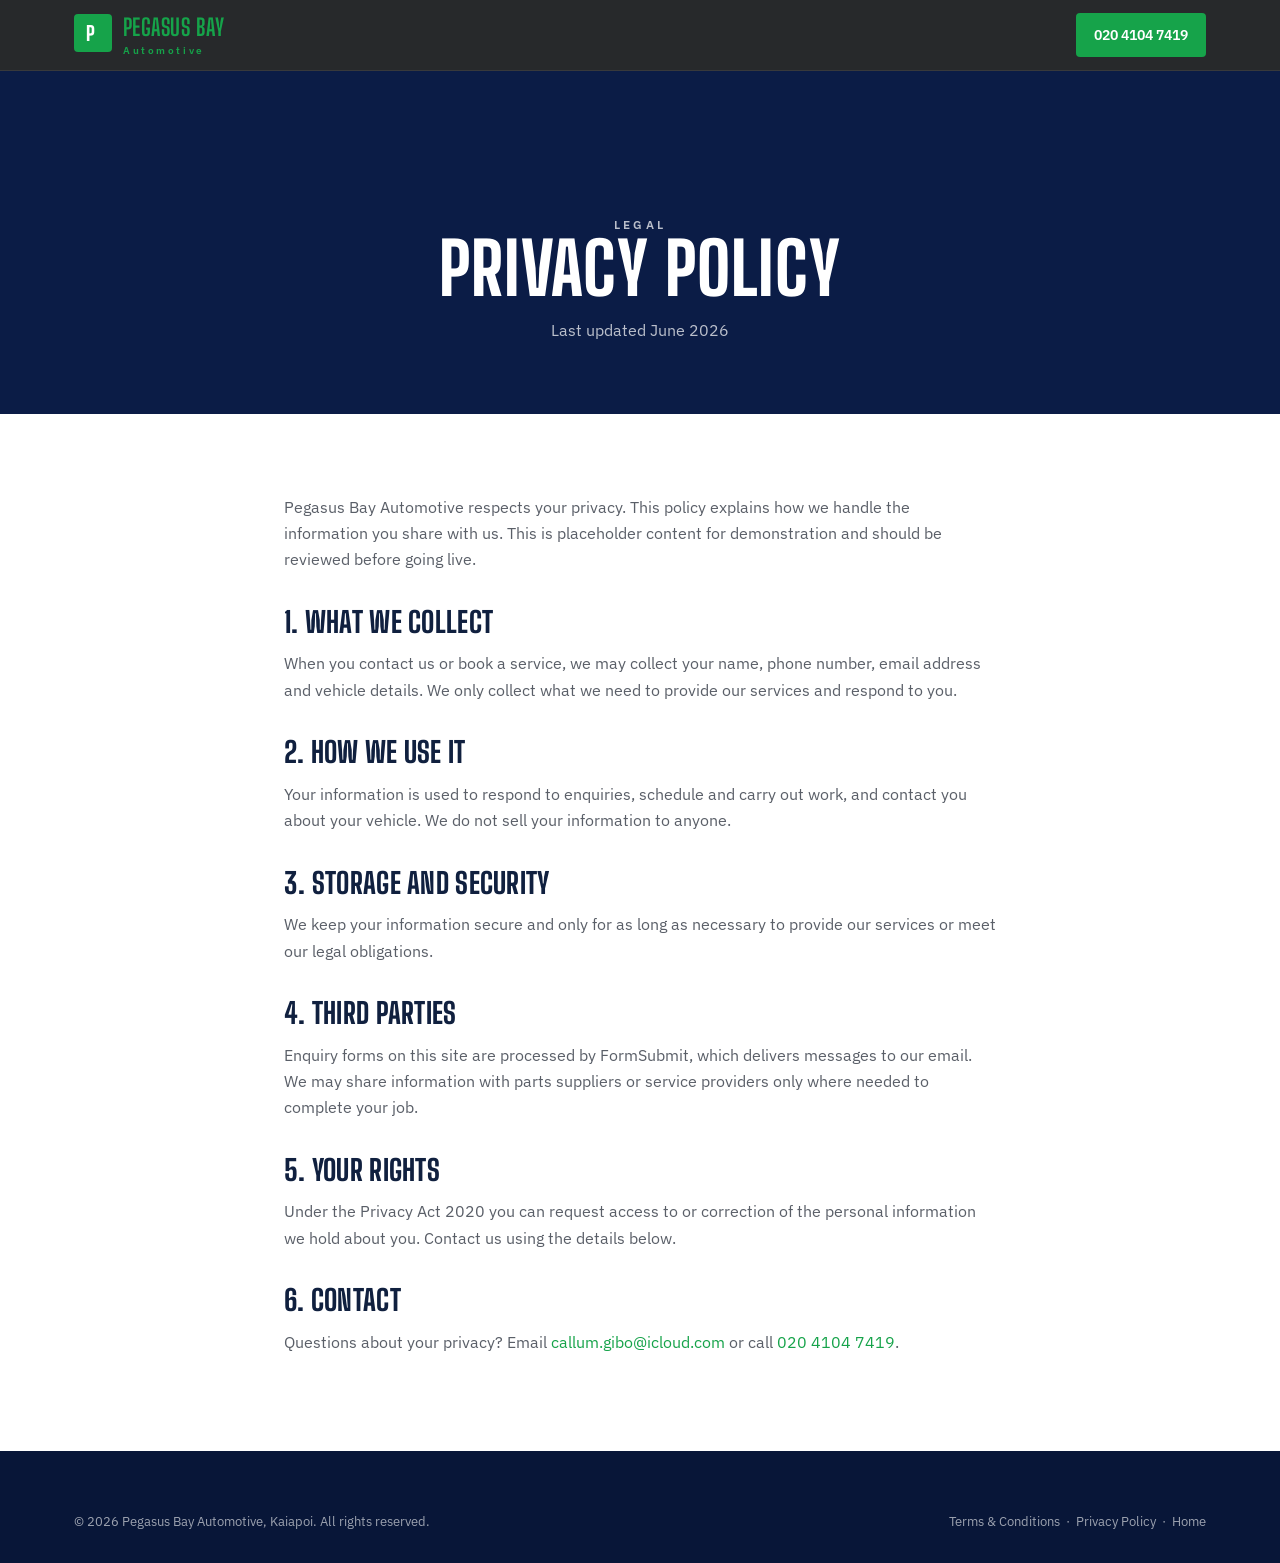
<file: privacy.html>
<!DOCTYPE html>
<html lang="en-NZ">
<head>
<meta charset="UTF-8" />
<meta name="viewport" content="width=device-width, initial-scale=1.0" />
<title>Privacy Policy | Pegasus Bay Automotive</title>
<meta name="description" content="Privacy policy for Pegasus Bay Automotive, Kaiapoi." />
<link rel="icon" href="data:image/svg+xml,<svg xmlns='http://www.w3.org/2000/svg' viewBox='0 0 100 100'><rect width='100' height='100' rx='14' fill='%23ff5c1a'/><text x='50' y='72' font-size='62' font-family='Arial' font-weight='bold' fill='white' text-anchor='middle'>P</text></svg>" />
<link rel="preconnect" href="https://fonts.googleapis.com" />
<link rel="preconnect" href="https://fonts.gstatic.com" crossorigin />
<link href="https://fonts.googleapis.com/css2?family=Big+Shoulders+Display:wght@600;700;800&family=IBM+Plex+Sans:wght@400;500;600;700&display=swap" rel="stylesheet" />
<link rel="stylesheet" href="styles.css" />
</head>
<body>

<nav class="nav">
  <div class="wrap">
    <a class="brand" href="index.html"><span class="mark">P</span><span><b>Pegasus Bay</b><span>Automotive</span></span></a>
    <div class="nav-links"><a class="nav-cta" href="tel:+642041047419">020 4104 7419</a></div>
  </div>
</nav>

<div class="subhead">
  <div class="wrap"><p class="eyebrow">Legal</p><h1>Privacy Policy</h1><p>Last updated June 2026</p></div>
</div>

<div class="prose">
  <p>Pegasus Bay Automotive respects your privacy. This policy explains how we handle the information you share with us. This is placeholder content for demonstration and should be reviewed before going live.</p>

  <h2>1. What we collect</h2>
  <p>When you contact us or book a service, we may collect your name, phone number, email address and vehicle details. We only collect what we need to provide our services and respond to you.</p>

  <h2>2. How we use it</h2>
  <p>Your information is used to respond to enquiries, schedule and carry out work, and contact you about your vehicle. We do not sell your information to anyone.</p>

  <h2>3. Storage and security</h2>
  <p>We keep your information secure and only for as long as necessary to provide our services or meet our legal obligations.</p>

  <h2>4. Third parties</h2>
  <p>Enquiry forms on this site are processed by FormSubmit, which delivers messages to our email. We may share information with parts suppliers or service providers only where needed to complete your job.</p>

  <h2>5. Your rights</h2>
  <p>Under the Privacy Act 2020 you can request access to or correction of the personal information we hold about you. Contact us using the details below.</p>

  <h2>6. Contact</h2>
  <p>Questions about your privacy? Email <a href="mailto:callum.gibo@icloud.com">callum.gibo@icloud.com</a> or call <a href="tel:+642041047419">020 4104 7419</a>.</p>
</div>

<footer class="footer">
  <div class="wrap">
    <div class="footer-bottom" style="border-top:0;padding-top:0">
      <span>© 2026 Pegasus Bay Automotive, Kaiapoi. All rights reserved.</span>
      <span><a href="terms.html">Terms &amp; Conditions</a> &nbsp;·&nbsp; <a href="privacy.html">Privacy Policy</a> &nbsp;·&nbsp; <a href="index.html">Home</a></span>
    </div>
  </div>
</footer>
</body>
</html>
</file>
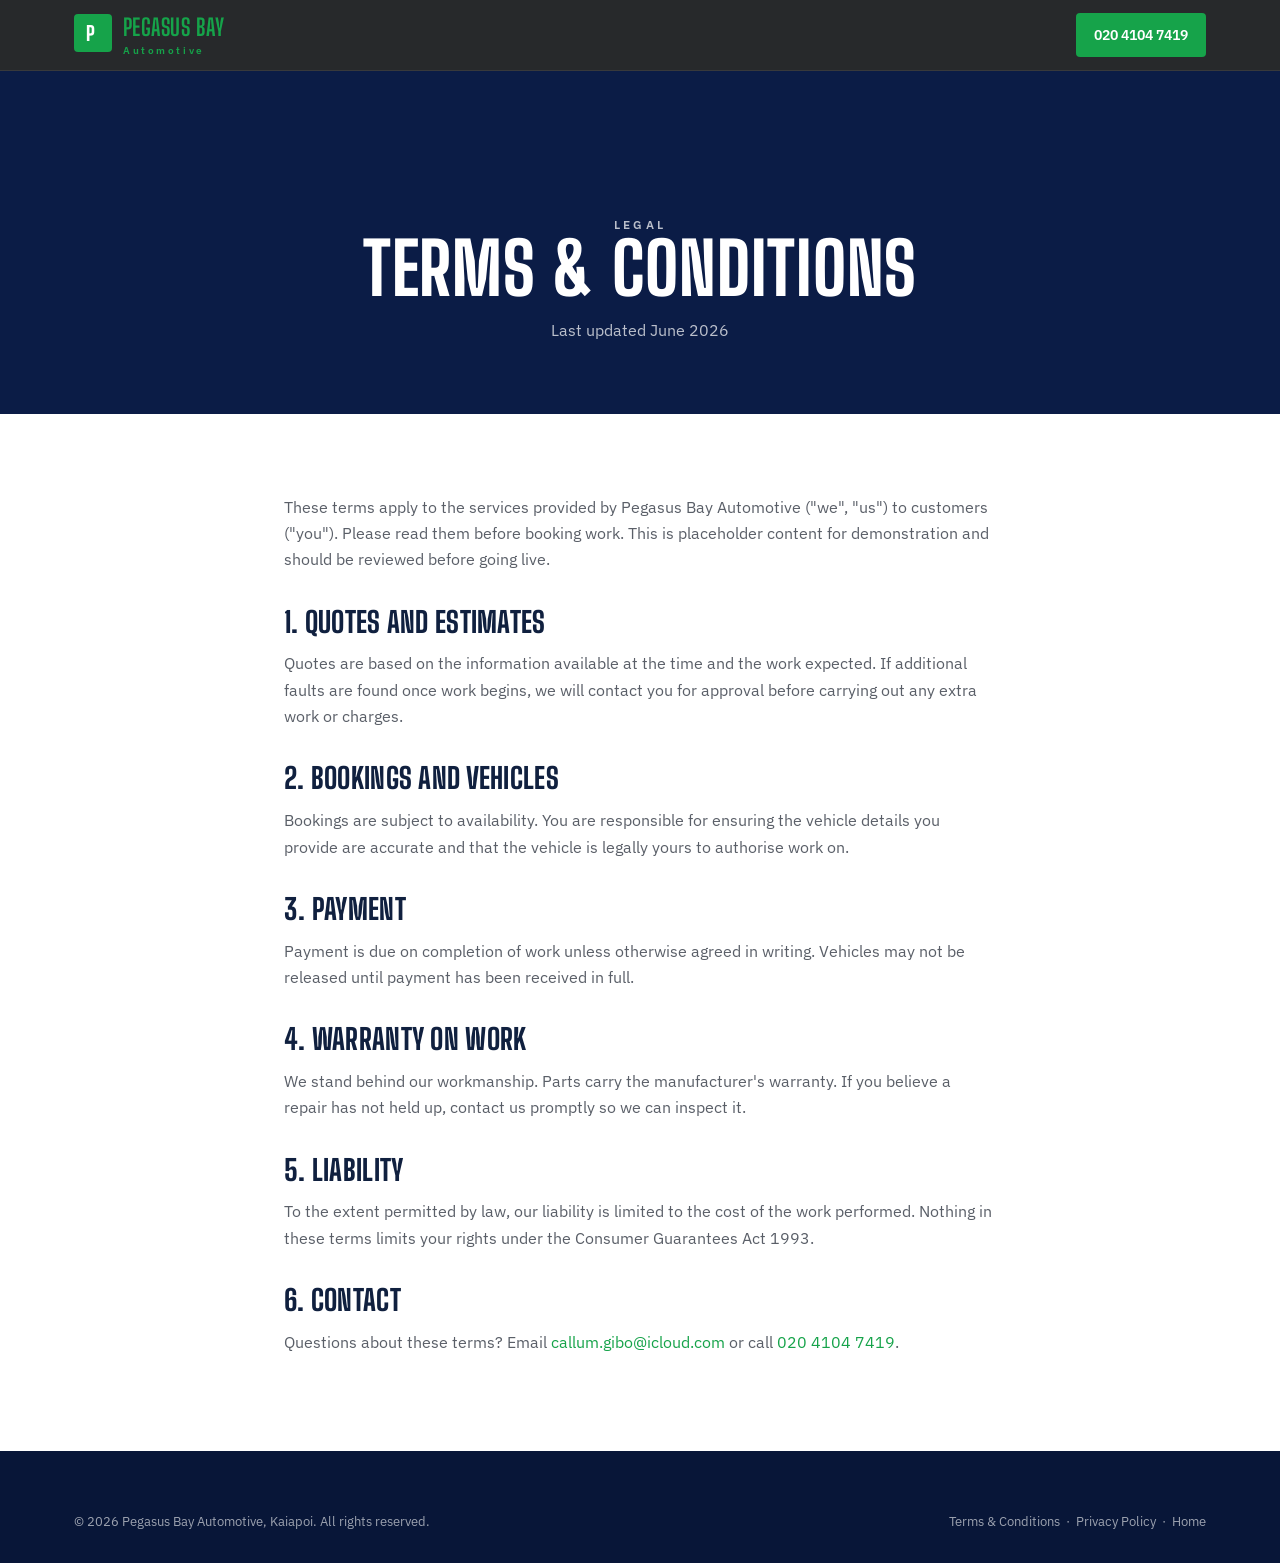
<file: terms.html>
<!DOCTYPE html>
<html lang="en-NZ">
<head>
<meta charset="UTF-8" />
<meta name="viewport" content="width=device-width, initial-scale=1.0" />
<title>Terms &amp; Conditions | Pegasus Bay Automotive</title>
<meta name="description" content="Terms and conditions for Pegasus Bay Automotive, Kaiapoi." />
<link rel="icon" href="data:image/svg+xml,<svg xmlns='http://www.w3.org/2000/svg' viewBox='0 0 100 100'><rect width='100' height='100' rx='14' fill='%23ff5c1a'/><text x='50' y='72' font-size='62' font-family='Arial' font-weight='bold' fill='white' text-anchor='middle'>P</text></svg>" />
<link rel="preconnect" href="https://fonts.googleapis.com" />
<link rel="preconnect" href="https://fonts.gstatic.com" crossorigin />
<link href="https://fonts.googleapis.com/css2?family=Big+Shoulders+Display:wght@600;700;800&family=IBM+Plex+Sans:wght@400;500;600;700&display=swap" rel="stylesheet" />
<link rel="stylesheet" href="styles.css" />
</head>
<body>

<nav class="nav">
  <div class="wrap">
    <a class="brand" href="index.html"><span class="mark">P</span><span><b>Pegasus Bay</b><span>Automotive</span></span></a>
    <div class="nav-links"><a class="nav-cta" href="tel:+642041047419">020 4104 7419</a></div>
  </div>
</nav>

<div class="subhead">
  <div class="wrap"><p class="eyebrow">Legal</p><h1>Terms &amp; Conditions</h1><p>Last updated June 2026</p></div>
</div>

<div class="prose">
  <p>These terms apply to the services provided by Pegasus Bay Automotive ("we", "us") to customers ("you"). Please read them before booking work. This is placeholder content for demonstration and should be reviewed before going live.</p>

  <h2>1. Quotes and estimates</h2>
  <p>Quotes are based on the information available at the time and the work expected. If additional faults are found once work begins, we will contact you for approval before carrying out any extra work or charges.</p>

  <h2>2. Bookings and vehicles</h2>
  <p>Bookings are subject to availability. You are responsible for ensuring the vehicle details you provide are accurate and that the vehicle is legally yours to authorise work on.</p>

  <h2>3. Payment</h2>
  <p>Payment is due on completion of work unless otherwise agreed in writing. Vehicles may not be released until payment has been received in full.</p>

  <h2>4. Warranty on work</h2>
  <p>We stand behind our workmanship. Parts carry the manufacturer's warranty. If you believe a repair has not held up, contact us promptly so we can inspect it.</p>

  <h2>5. Liability</h2>
  <p>To the extent permitted by law, our liability is limited to the cost of the work performed. Nothing in these terms limits your rights under the Consumer Guarantees Act 1993.</p>

  <h2>6. Contact</h2>
  <p>Questions about these terms? Email <a href="mailto:callum.gibo@icloud.com">callum.gibo@icloud.com</a> or call <a href="tel:+642041047419">020 4104 7419</a>.</p>
</div>

<footer class="footer">
  <div class="wrap">
    <div class="footer-bottom" style="border-top:0;padding-top:0">
      <span>© 2026 Pegasus Bay Automotive, Kaiapoi. All rights reserved.</span>
      <span><a href="terms.html">Terms &amp; Conditions</a> &nbsp;·&nbsp; <a href="privacy.html">Privacy Policy</a> &nbsp;·&nbsp; <a href="index.html">Home</a></span>
    </div>
  </div>
</footer>
</body>
</html>
</file>
<file: styles.css>
/* Pegasus Bay Automotive — Industrial archetype
   Fonts: Big Shoulders Display (display) + IBM Plex Sans (body)
   Accent: safety orange. Anchor: charcoal. */

:root {
  --char: #0b1c46;
  --char-2: #1d2025;
  --char-3: #25282e;
  --bone: #f4f2ee;
  --light: #ffffff;
  --ink: #10203f;
  --muted: #5a5f68;
  --line: #e2dfd8;
  --accent: #16a34a;
  --accent-dark: #0f7d38;
  --accent-soft: rgba(22,163,74, 0.12);
  --radius: 4px;
  --maxw: 1180px;
  --shadow: 0 18px 50px rgba(20, 22, 26, 0.16);
}

* { margin: 0; padding: 0; box-sizing: border-box; }
html { scroll-behavior: smooth; }
img { image-orientation: from-image; max-width: 100%; display: block; }

body {
  font-family: "IBM Plex Sans", system-ui, sans-serif;
  color: var(--ink);
  background: var(--light);
  line-height: 1.65;
  -webkit-font-smoothing: antialiased;
  overflow-x: hidden;
}

h1, h2, h3, .display {
  font-family: "Big Shoulders Display", "IBM Plex Sans", sans-serif;
  font-weight: 800;
  line-height: 0.96;
  letter-spacing: 0.01em;
  text-transform: uppercase;
}

a { color: inherit; text-decoration: none; }
.wrap { max-width: var(--maxw); margin: 0 auto; padding: 0 24px; }

.eyebrow {
  font-family: "IBM Plex Sans", sans-serif;
  text-transform: uppercase;
  letter-spacing: 0.28em;
  font-size: 0.72rem;
  font-weight: 600;
  color: var(--accent);
}

/* ---------- Buttons ---------- */
.btn {
  display: inline-flex;
  align-items: center;
  gap: 9px;
  font-weight: 600;
  font-size: 0.95rem;
  padding: 14px 26px;
  border-radius: var(--radius);
  border: 2px solid transparent;
  cursor: pointer;
  transition: transform .18s ease, background .18s ease, color .18s ease, border-color .18s ease;
  letter-spacing: 0.02em;
}
.btn-primary { background: var(--accent); color: #fff; }
.btn-primary:hover { background: var(--accent-dark); transform: translateY(-2px); }
.btn-ghost { border-color: rgba(255,255,255,.35); color: #fff; }
.btn-ghost:hover { border-color: var(--accent); color: var(--accent); transform: translateY(-2px); }
.btn-dark { background: var(--char); color: #fff; }
.btn-dark:hover { background: var(--accent); transform: translateY(-2px); }

/* ---------- Nav ---------- */
.nav {
  position: sticky; top: 0; z-index: 50;
  background: rgba(21,23,26,.92);
  backdrop-filter: blur(10px);
  border-bottom: 1px solid rgba(255,255,255,.08);
}
.nav .wrap { display: flex; align-items: center; justify-content: space-between; height: 70px; }
.brand { display: flex; align-items: center; gap: 11px; color: #fff; }
.brand .mark {
  width: 38px; height: 38px; border-radius: var(--radius);
  background: var(--accent); display: grid; place-items: center;
  font-family: "Big Shoulders Display", sans-serif; font-weight: 800; color: #fff; font-size: 1.25rem;
}
.brand b { font-family: "Big Shoulders Display", sans-serif; font-size: 1.45rem; letter-spacing: .02em; text-transform: uppercase; }
.brand span { display: block; font-size: .62rem; letter-spacing: .26em; color: var(--accent); font-weight: 600; margin-top: -3px; }
.nav-links { display: flex; align-items: center; gap: 28px; }
.nav-links a.link { color: rgba(255,255,255,.78); font-size: .92rem; font-weight: 500; transition: color .15s; }
.nav-links a.link:hover { color: #fff; }
.nav-cta { background: var(--accent); color: #fff; padding: 10px 18px; border-radius: var(--radius); font-weight: 600; font-size: .9rem; }
.nav-cta:hover { background: var(--accent-dark); }
.nav-toggle { display: none; background: none; border: 0; color: #fff; cursor: pointer; padding: 6px; }
.nav-toggle svg { width: 26px; height: 26px; display: block; }

/* ---------- Hero ---------- */
.hero { position: relative; background: var(--char); color: #fff; overflow: hidden; }
.hero-slides { position: absolute; inset: 0; z-index: 0; }
.hero-slide {
  position: absolute; inset: 0;
  background-size: cover; background-position: center;
  opacity: 0; transition: opacity 1.6s ease;
  filter: saturate(.85) contrast(1.05);
}
.hero-slide.active { opacity: 1; }
.hero::after {
  content: ""; position: absolute; inset: 0; z-index: 1;
  background: linear-gradient(180deg, rgba(21,23,26,.62), rgba(21,23,26,.78));
}
.hero .wrap { position: relative; z-index: 2; padding-top: 110px; padding-bottom: 120px; }
.hero-inner { max-width: 740px; }
.hero h1 { font-size: clamp(3rem, 8vw, 6rem); margin: 18px 0 20px; }
.hero h1 .hl { color: var(--accent); }
.hero p.lede { font-size: 1.15rem; color: rgba(255,255,255,.82); max-width: 560px; margin-bottom: 32px; }
.hero-cta { display: flex; gap: 14px; flex-wrap: wrap; }

/* ---------- Sections ---------- */
section { padding: 92px 0; }
.section-bone { background: var(--bone); }
.section-dark { background: var(--char); color: #fff; }
.sec-head { max-width: 640px; margin-bottom: 52px; }
.sec-head h2 { font-size: clamp(2.2rem, 5vw, 3.4rem); margin: 14px 0 16px; }
.sec-head p { color: var(--muted); font-size: 1.05rem; }
.section-dark .sec-head p { color: rgba(255,255,255,.72); }

/* ---------- Trust strip ---------- */

/* ---------- Services ---------- */
.cards { display: grid; grid-template-columns: repeat(3, 1fr); gap: 22px; }
.card {
  background: var(--light); border: 1px solid var(--line); border-radius: var(--radius);
  padding: 32px 28px; transition: transform .2s ease, box-shadow .2s ease, border-color .2s ease;
}
.section-bone .card { background: #fff; }
.card:hover { transform: translateY(-5px); box-shadow: var(--shadow); border-color: var(--accent); }
.card .num { font-family: "Big Shoulders Display", sans-serif; color: var(--accent); font-size: 1rem; font-weight: 700; letter-spacing: .12em; }
.card h3 { font-size: 1.55rem; margin: 12px 0 10px; }
.card p { color: var(--muted); font-size: .96rem; }

/* ---------- About ---------- */
.split { display: grid; grid-template-columns: 1fr 1fr; gap: 56px; align-items: center; }
.about-img { position: relative; }
.about-img img { width: 100%; aspect-ratio: 4/3; object-fit: cover; border-radius: var(--radius); filter: saturate(.85) contrast(1.05); }
.about-img .tag {
  position: absolute; bottom: -1px; left: -1px;
  background: var(--accent); color: #fff; padding: 14px 22px; border-radius: 0 var(--radius) 0 0;
  font-family: "Big Shoulders Display", sans-serif; text-transform: uppercase; font-size: 1.05rem; letter-spacing: .04em;
}
.checklist { list-style: none; margin-top: 22px; display: grid; gap: 12px; }
.checklist li { display: flex; gap: 12px; align-items: flex-start; font-weight: 500; }
.checklist .tick { color: var(--accent); flex-shrink: 0; margin-top: 2px; }
.about-copy p { color: var(--muted); margin-bottom: 14px; }

/* ---------- Crew ---------- */
.crew { display: grid; grid-template-columns: repeat(3, 1fr); gap: 22px; }
.crew-card { background: var(--char-2); border-radius: var(--radius); padding: 32px 26px; text-align: center; border: 1px solid rgba(255,255,255,.07); }
.avatar {
  width: 78px; height: 78px; border-radius: 50%; margin: 0 auto 18px;
  background: var(--char-3); display: grid; place-items: center;
  font-family: "Big Shoulders Display", sans-serif; font-size: 1.8rem; color: #fff; font-weight: 700;
  border: 2px solid var(--accent);
}
.crew-card h3 { font-size: 1.4rem; color: #fff; }
.crew-card .role { color: var(--accent); font-size: .78rem; letter-spacing: .2em; text-transform: uppercase; margin: 6px 0 12px; font-weight: 600; }
.crew-card p { color: rgba(255,255,255,.68); font-size: .9rem; }

.badge {
  display: inline-block; background: var(--accent-soft); color: var(--accent);
  font-size: .7rem; letter-spacing: .18em; text-transform: uppercase; font-weight: 700;
  padding: 6px 12px; border-radius: 100px; margin-bottom: 14px;
}
.section-dark .badge { background: rgba(22,163,74,.18); }

/* ---------- Reviews ---------- */
.reviews { display: grid; grid-template-columns: repeat(3, 1fr); gap: 22px; }
.review { background: #fff; border: 1px solid var(--line); border-radius: var(--radius); padding: 30px 28px; }
.stars { color: var(--accent); display: flex; gap: 3px; margin-bottom: 14px; }
.stars svg { width: 17px; height: 17px; }
.review p { color: var(--ink); font-size: 1rem; margin-bottom: 18px; font-style: italic; }
.review .who { font-weight: 600; }
.review .who span { display: block; color: var(--muted); font-size: .84rem; font-weight: 400; font-style: normal; }

/* ---------- Review funnel banner ---------- */
.funnel { background: var(--char); color: #fff; text-align: center; }
.funnel .bigstars { color: var(--accent); display: flex; justify-content: center; gap: 6px; margin-bottom: 18px; }
.funnel .bigstars svg { width: 30px; height: 30px; }
.funnel h2 { font-size: clamp(2rem, 5vw, 3.2rem); margin-bottom: 16px; }
.funnel p { color: rgba(255,255,255,.74); max-width: 520px; margin: 0 auto 30px; }

/* ---------- Contact ---------- */
.contact-grid { display: grid; grid-template-columns: 0.85fr 1.15fr; gap: 56px; }
.contact-info .row { display: flex; gap: 16px; align-items: flex-start; margin-bottom: 26px; }
.contact-info .ic { color: var(--accent); flex-shrink: 0; margin-top: 3px; }
.contact-info h4 { font-family: "IBM Plex Sans", sans-serif; text-transform: none; font-size: .8rem; letter-spacing: .14em; color: var(--muted); font-weight: 600; }
.contact-info a, .contact-info p.val { font-size: 1.15rem; font-weight: 600; color: var(--ink); }
form { display: grid; gap: 16px; }
.form-row { display: grid; grid-template-columns: 1fr 1fr; gap: 16px; }
label { font-size: .82rem; font-weight: 600; letter-spacing: .04em; color: var(--muted); display: block; margin-bottom: 6px; }
input, select, textarea {
  width: 100%; padding: 13px 15px; border: 1px solid var(--line); border-radius: var(--radius);
  font-family: inherit; font-size: .98rem; background: #fff; color: var(--ink); transition: border-color .15s;
}
input:focus, select:focus, textarea:focus { outline: none; border-color: var(--accent); }
textarea { resize: vertical; min-height: 120px; }

/* ---------- Footer ---------- */
.footer { background: #081638; color: rgba(255,255,255,.6); padding: 60px 0 30px; }
.footer-top { display: grid; grid-template-columns: 1.4fr 1fr 1fr; gap: 40px; margin-bottom: 40px; }
.footer .brand b { color: #fff; }
.footer p { font-size: .9rem; margin-top: 14px; max-width: 320px; }
.footer h5 { color: #fff; font-family: "Big Shoulders Display", sans-serif; text-transform: uppercase; font-size: 1.1rem; letter-spacing: .05em; margin-bottom: 14px; }
.footer ul { list-style: none; display: grid; gap: 10px; }
.footer ul a { font-size: .92rem; transition: color .15s; }
.footer ul a:hover { color: var(--accent); }
.footer-bottom { border-top: 1px solid rgba(255,255,255,.1); padding-top: 24px; display: flex; justify-content: space-between; flex-wrap: wrap; gap: 12px; font-size: .82rem; }

/* ---------- Intro overlay ---------- */
#intro {
  position: fixed; inset: 0; z-index: 999; background: var(--char);
  display: grid; place-items: center; transition: opacity .7s ease, visibility .7s ease;
}
#intro.done { opacity: 0; visibility: hidden; }
#intro .il { text-align: center; }
#intro .il .mark {
  width: 64px; height: 64px; border-radius: var(--radius); background: var(--accent);
  display: grid; place-items: center; margin: 0 auto 16px;
  font-family: "Big Shoulders Display", sans-serif; font-weight: 800; color: #fff; font-size: 2rem;
  animation: pulse 1.1s ease infinite;
}
#intro .il b { color: #fff; font-family: "Big Shoulders Display", sans-serif; font-size: 1.6rem; text-transform: uppercase; letter-spacing: .12em; }
@keyframes pulse { 0%,100% { transform: scale(1); } 50% { transform: scale(1.08); } }

/* ---------- Reveal ---------- */
.reveal { opacity: 0; transform: translateY(28px); transition: opacity .7s ease, transform .7s ease; }
.reveal.in { opacity: 1; transform: none; }

/* ---------- Sub-page header ---------- */
.subhead { background: var(--char); color: #fff; padding: 130px 0 70px; text-align: center; }
.subhead h1 { font-size: clamp(2.6rem, 6vw, 4.5rem); }
.subhead p { color: rgba(255,255,255,.72); margin-top: 14px; }
.prose { max-width: 760px; margin: 0 auto; padding: 80px 24px; }
.prose h2 { font-size: 1.8rem; margin: 36px 0 14px; }
.prose p { color: var(--muted); margin-bottom: 16px; }
.prose a { color: var(--accent); }

/* ---------- Review picker ---------- */
.rev-wrap { max-width: 620px; margin: 0 auto; text-align: center; padding: 90px 24px; }
.rev-wrap h1 { font-size: clamp(2.4rem, 6vw, 4rem); margin-bottom: 14px; }
.rev-wrap p { color: var(--muted); margin-bottom: 36px; }
.starpick { display: flex; justify-content: center; gap: 8px; direction: rtl; }
.starpick button { background: none; border: 0; font-size: 3rem; color: var(--line); cursor: pointer; transition: color .15s, transform .15s; line-height: 1; }
.starpick button:hover, .starpick button:hover ~ button { color: var(--accent); transform: scale(1.12); }
.hint { margin-top: 26px; color: var(--muted); font-size: .9rem; }

/* ---------- Private feedback ---------- */
.fb-wrap { max-width: 600px; margin: 0 auto; padding: 90px 24px; }
.fb-card { background: #fff; border: 1px solid var(--line); border-radius: var(--radius); padding: 40px; box-shadow: var(--shadow); }
.success { display: none; text-align: center; padding: 30px 0; }
.success.show { display: block; }
.success .check { width: 64px; height: 64px; border-radius: 50%; background: var(--accent-soft); color: var(--accent); display: grid; place-items: center; margin: 0 auto 18px; font-size: 2rem; }

/* ---------- Responsive ---------- */
@media (max-width: 900px) {
  .nav-links { position: fixed; inset: 70px 0 auto 0; flex-direction: column; background: var(--char); padding: 24px; gap: 18px; transform: translateY(-150%); transition: transform .3s ease; border-bottom: 1px solid rgba(255,255,255,.1); }
  .nav-links.open { transform: none; }
  .nav-toggle { display: block; }
  .cards, .crew, .reviews { grid-template-columns: 1fr; }
  .split, .contact-grid, .footer-top { grid-template-columns: 1fr; gap: 36px; }
  .form-row { grid-template-columns: 1fr; }
  section { padding: 64px 0; }
}
@media (prefers-reduced-motion: reduce) {
  .hero-slide { transition: none; }
  .reveal { opacity: 1; transform: none; transition: none; }
  #intro .il .mark { animation: none; }
}

/* ===== real logo ===== */
.brand-logo{height:44px;width:auto;display:block;background:#fff;border-radius:9px;padding:5px 9px}
#intro .intro-logo{width:min(66vw,300px);background:#fff;border-radius:16px;padding:16px 20px;box-shadow:0 24px 60px -20px rgba(0,0,0,.6)}
.footer .brand-logo,.footer-top .brand-logo{height:42px}

/* ===== hero social row ===== */
.hero-social{display:flex;gap:12px;margin-top:22px}
.hero-social a{width:44px;height:44px;border-radius:50%;display:grid;place-items:center;background:rgba(255,255,255,.12);border:1px solid rgba(255,255,255,.24);color:#fff;transition:transform .2s,background .25s,border-color .25s}
.hero-social a:hover{transform:translateY(-3px);background:rgba(255,255,255,.22);border-color:rgba(255,255,255,.5)}
.hero-social a svg{width:20px;height:20px}

/* ===== Google review widget ===== */
.gwrap{max-width:720px;margin:0 auto}
.gwidget{background:var(--light);border:1px solid var(--line);border-radius:18px;padding:30px 32px;box-shadow:0 24px 60px -34px rgba(0,0,0,.35)}
.gw-head{display:flex;align-items:center;gap:14px;padding-bottom:18px;border-bottom:1px solid var(--line);margin-bottom:18px;flex-wrap:wrap}
.gw-g{width:34px;height:34px;flex:none}
.gw-t{font-weight:700;color:var(--ink);line-height:1.2}
.gw-t span{display:block;font-weight:400;font-size:.82rem;color:var(--muted)}
.gw-score{margin-left:auto;text-align:right;line-height:1.1}
.gw-score b{font-family:"Big Shoulders Display",sans-serif;font-size:1.9rem;color:var(--ink)}
.gw-score .st{color:#f5a623;letter-spacing:1px;display:block;font-size:.95rem}
.gw-score small{color:var(--muted);font-size:.78rem}
.gw-slides{position:relative;min-height:150px}
.gw-slide{position:absolute;inset:0;opacity:0;visibility:hidden;transition:opacity .5s ease;display:flex;flex-direction:column}
.gw-slide.active{opacity:1;visibility:visible;position:relative}
.gw-stars{color:#f5a623;letter-spacing:2px;margin-bottom:8px}
.gw-quote{color:var(--ink);line-height:1.65;font-size:1.02rem}
.gw-auth{display:flex;align-items:center;gap:12px;margin-top:auto;padding-top:16px}
.gw-av{width:42px;height:42px;border-radius:50%;display:grid;place-items:center;color:#fff;font-weight:700;flex:none}
.gw-auth b{display:block;color:var(--ink);font-size:.95rem}
.gw-auth span{font-size:.8rem;color:var(--muted)}
.gw-foot{display:flex;align-items:center;justify-content:space-between;gap:14px;margin-top:18px;padding-top:16px;border-top:1px solid var(--line);flex-wrap:wrap}
.gw-dots{display:flex;gap:7px}
.gw-dots button{width:8px;height:8px;border-radius:50%;border:0;background:var(--line);padding:0;cursor:pointer;transition:.25s}
.gw-dots button.on{background:var(--accent);width:22px;border-radius:5px}
.gw-more{font-weight:700;color:var(--accent);font-size:.9rem}

/* contact call/email buttons */
.contact-cta{background:var(--light);border:1px solid var(--line);border-radius:16px;padding:34px 30px;box-shadow:0 20px 50px -34px rgba(0,0,0,.3)}
.contact-cta h3{font-family:"Big Shoulders Display",sans-serif;font-size:1.7rem;text-transform:uppercase;letter-spacing:.02em;margin-bottom:10px;color:var(--ink)}
.contact-cta p{color:var(--muted);line-height:1.7;margin-bottom:22px}
.contact-btn{display:flex;align-items:center;justify-content:center;gap:10px;width:100%;margin-bottom:12px}
.contact-note{font-size:.86rem;color:var(--muted);margin-top:8px;margin-bottom:0}

/* contact text on dark section — readable */
.section-dark .contact-info h4 { color: rgba(255,255,255,.6); }
.section-dark .contact-info a, .section-dark .contact-info .val, .section-dark .contact-info p.val, .section-dark .contact-info span { color: #fff; }
.section-dark .contact-info a:hover { color: var(--accent); }
/* email (ghost) button visible on white contact card */
.contact-cta .btn-ghost { background: #fff; color: var(--ink); border: 1.5px solid var(--line); }
.contact-cta .btn-ghost:hover { background: var(--accent); color: #fff; border-color: var(--accent); }

/* hero floating review widget */
.hero-review{position:absolute;top:104px;right:5%;z-index:5;width:340px;max-width:calc(100% - 40px)}
@media(max-width:1080px){.hero-review{display:none}}
.hgw-card{background:rgba(255,255,255,.12);-webkit-backdrop-filter:blur(16px) saturate(1.2);backdrop-filter:blur(16px) saturate(1.2);border:1px solid rgba(255,255,255,.28);border-radius:16px;padding:22px;color:#fff;box-shadow:0 34px 70px -30px rgba(0,10,40,.8)}
.hgw-head{display:flex;align-items:center;gap:10px;padding-bottom:14px;border-bottom:1px solid rgba(255,255,255,.2);margin-bottom:14px}
.hgw-g{width:26px;height:26px;flex:none}
.hgw-t{font-weight:700;font-size:.9rem;line-height:1.2}
.hgw-t span{display:block;font-weight:400;font-size:.74rem;color:rgba(255,255,255,.72)}
.hgw-sc{margin-left:auto;text-align:right;line-height:1.05}
.hgw-sc b{font-family:"Big Shoulders Display",sans-serif;font-size:1.5rem;display:block}
.hgw-sc i{color:#f5c451;display:flex;gap:1px;justify-content:flex-end}
.hgw-sc i svg{width:11px;height:11px}
.hgw-slides{position:relative;min-height:150px}
.hgw-slide{position:absolute;inset:0;opacity:0;visibility:hidden;transition:opacity .5s;display:flex;flex-direction:column}
.hgw-slide.active{opacity:1;visibility:visible;position:relative}
.hgw-st{color:#f5c451;display:flex;gap:2px}
.hgw-st svg{width:14px;height:14px}
.hgw-q{font-size:.9rem;line-height:1.55;color:rgba(255,255,255,.92);margin:8px 0 auto;display:-webkit-box;-webkit-line-clamp:4;-webkit-box-orient:vertical;overflow:hidden}
.hgw-au{display:flex;align-items:center;gap:10px;margin-top:12px}
.hgw-av{width:34px;height:34px;border-radius:50%;display:grid;place-items:center;color:#fff;font-weight:700;font-size:.8rem;flex:none}
.hgw-au b{display:block;font-size:.82rem}
.hgw-au span{font-size:.72rem;color:rgba(255,255,255,.7)}
.hgw-foot{display:flex;align-items:center;justify-content:space-between;gap:10px;margin-top:14px;padding-top:12px;border-top:1px solid rgba(255,255,255,.2)}
.hgw-dots{display:flex;gap:6px}
.hgw-dots button{width:6px;height:6px;border-radius:50%;border:0;background:rgba(255,255,255,.4);padding:0;cursor:pointer;transition:.25s}
.hgw-dots button.on{background:#fff;width:16px;border-radius:4px}
.hgw-more{font-weight:600;font-size:.8rem;color:#fff;white-space:nowrap}
</file>
